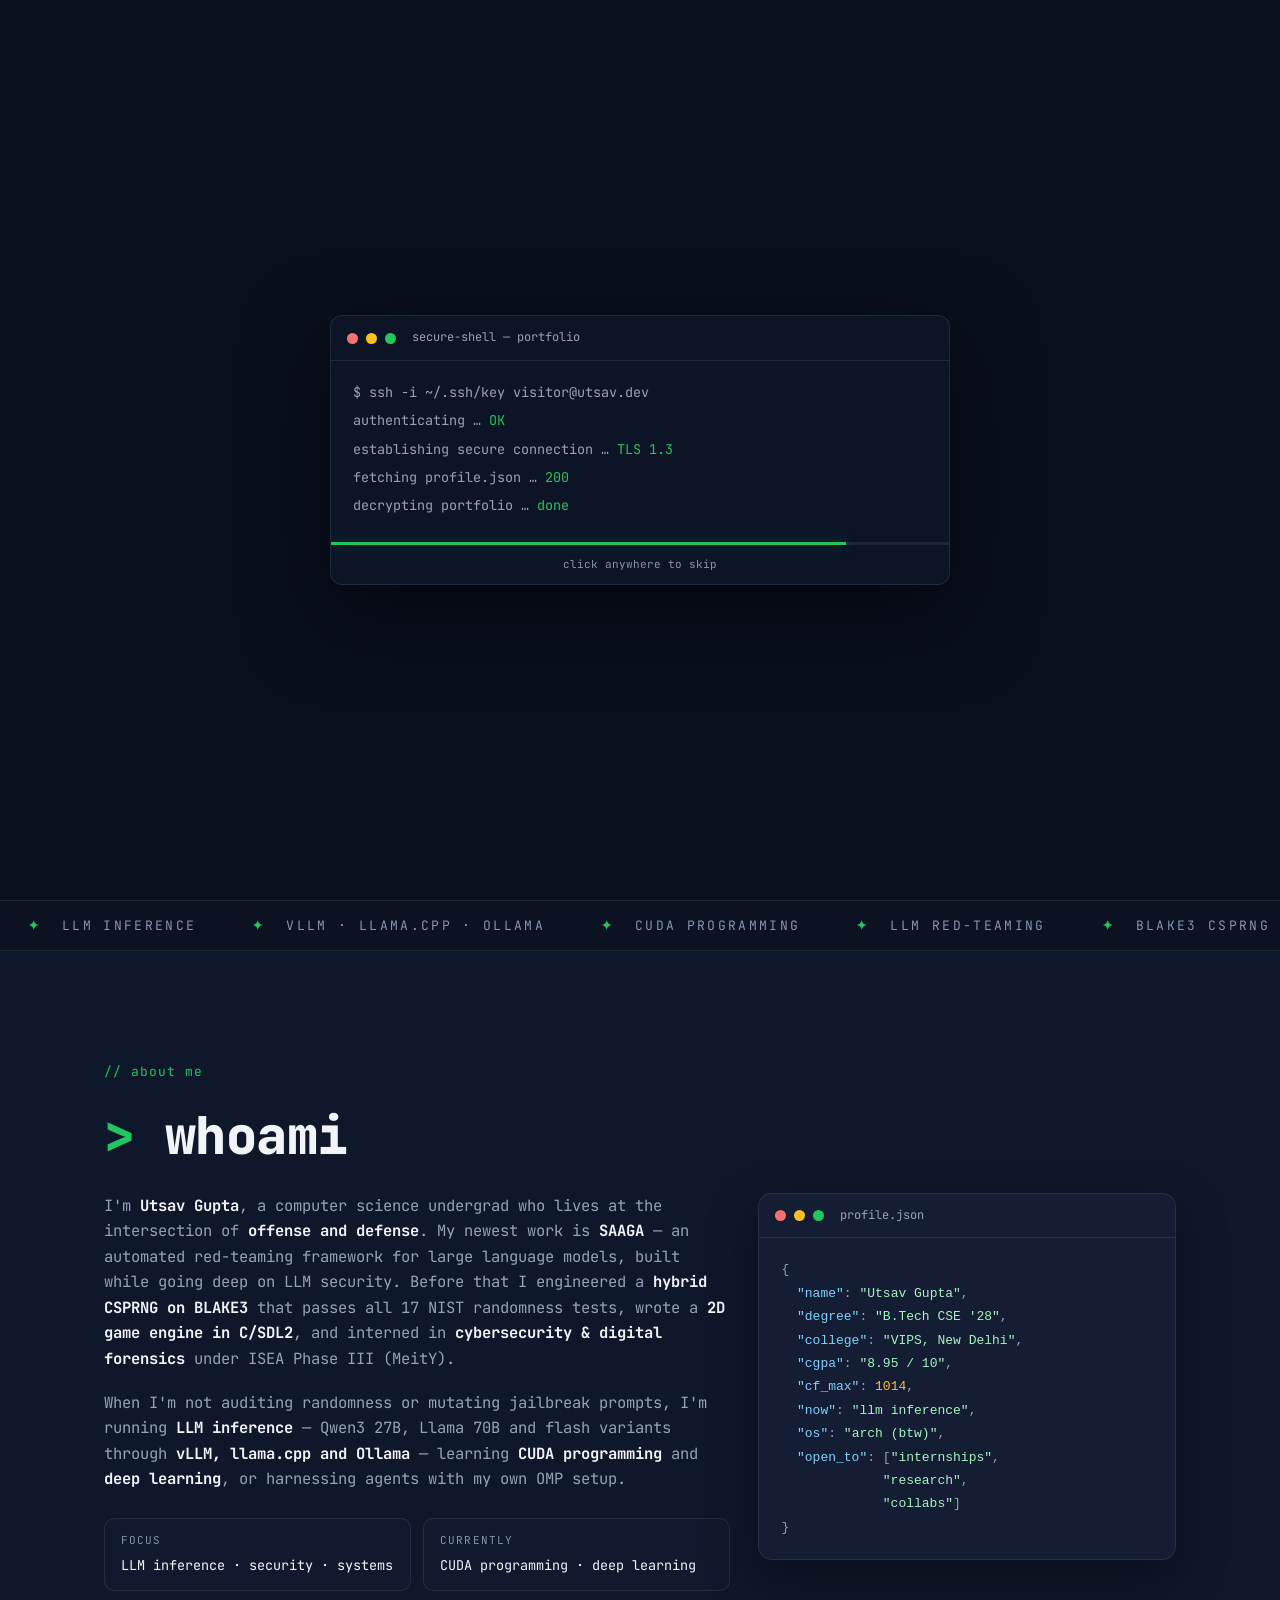
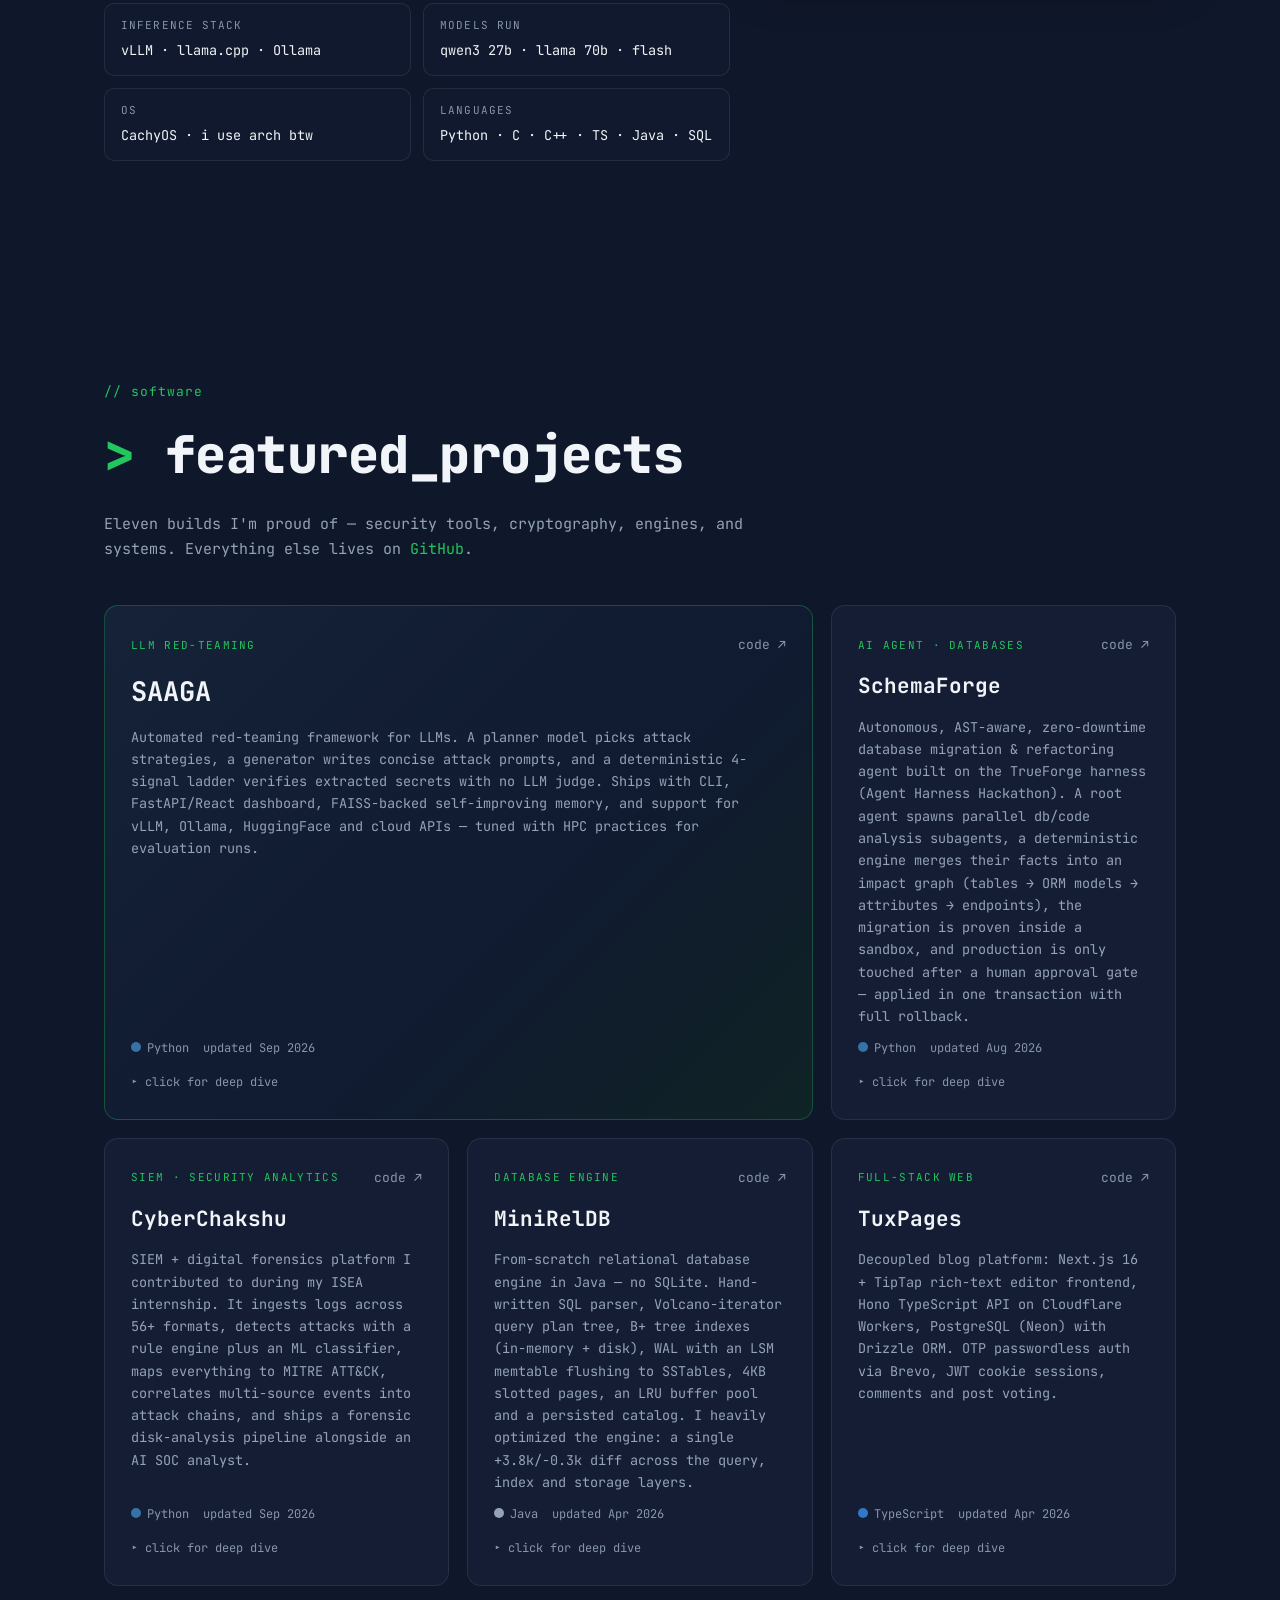
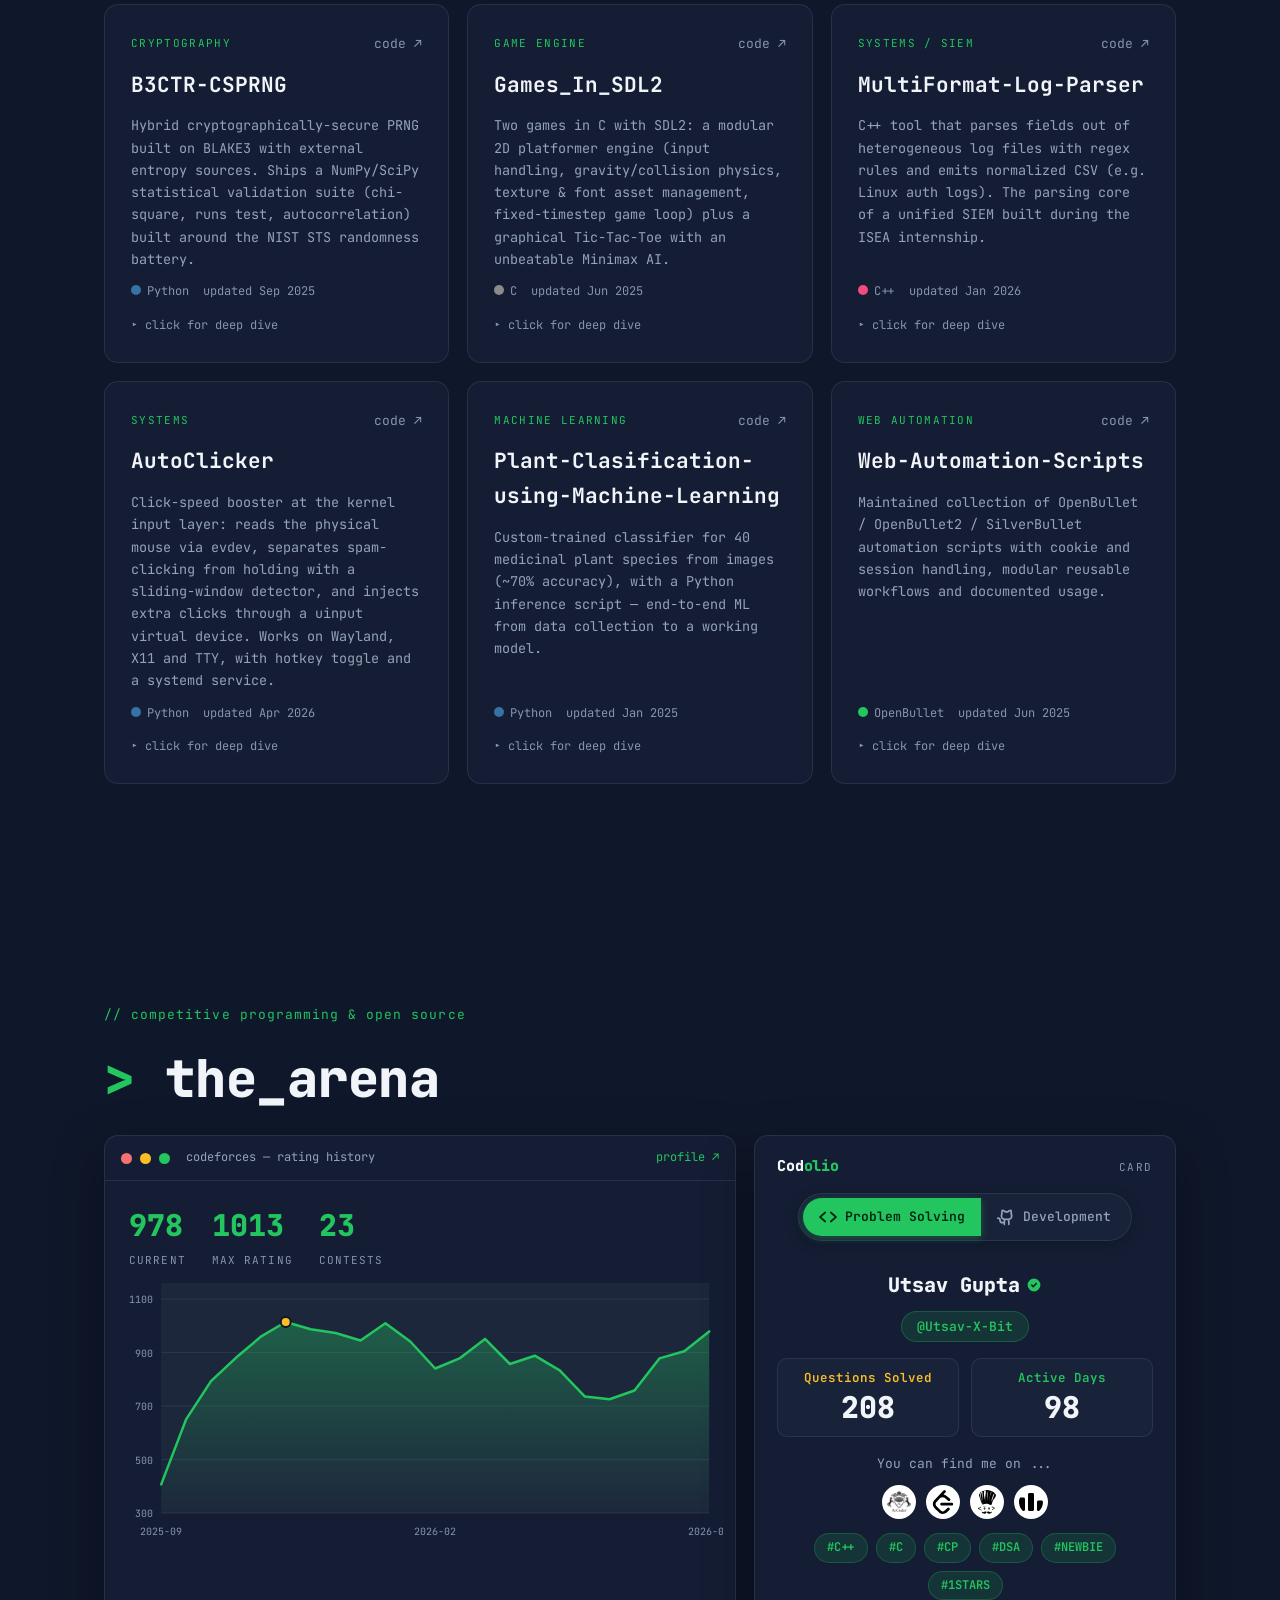
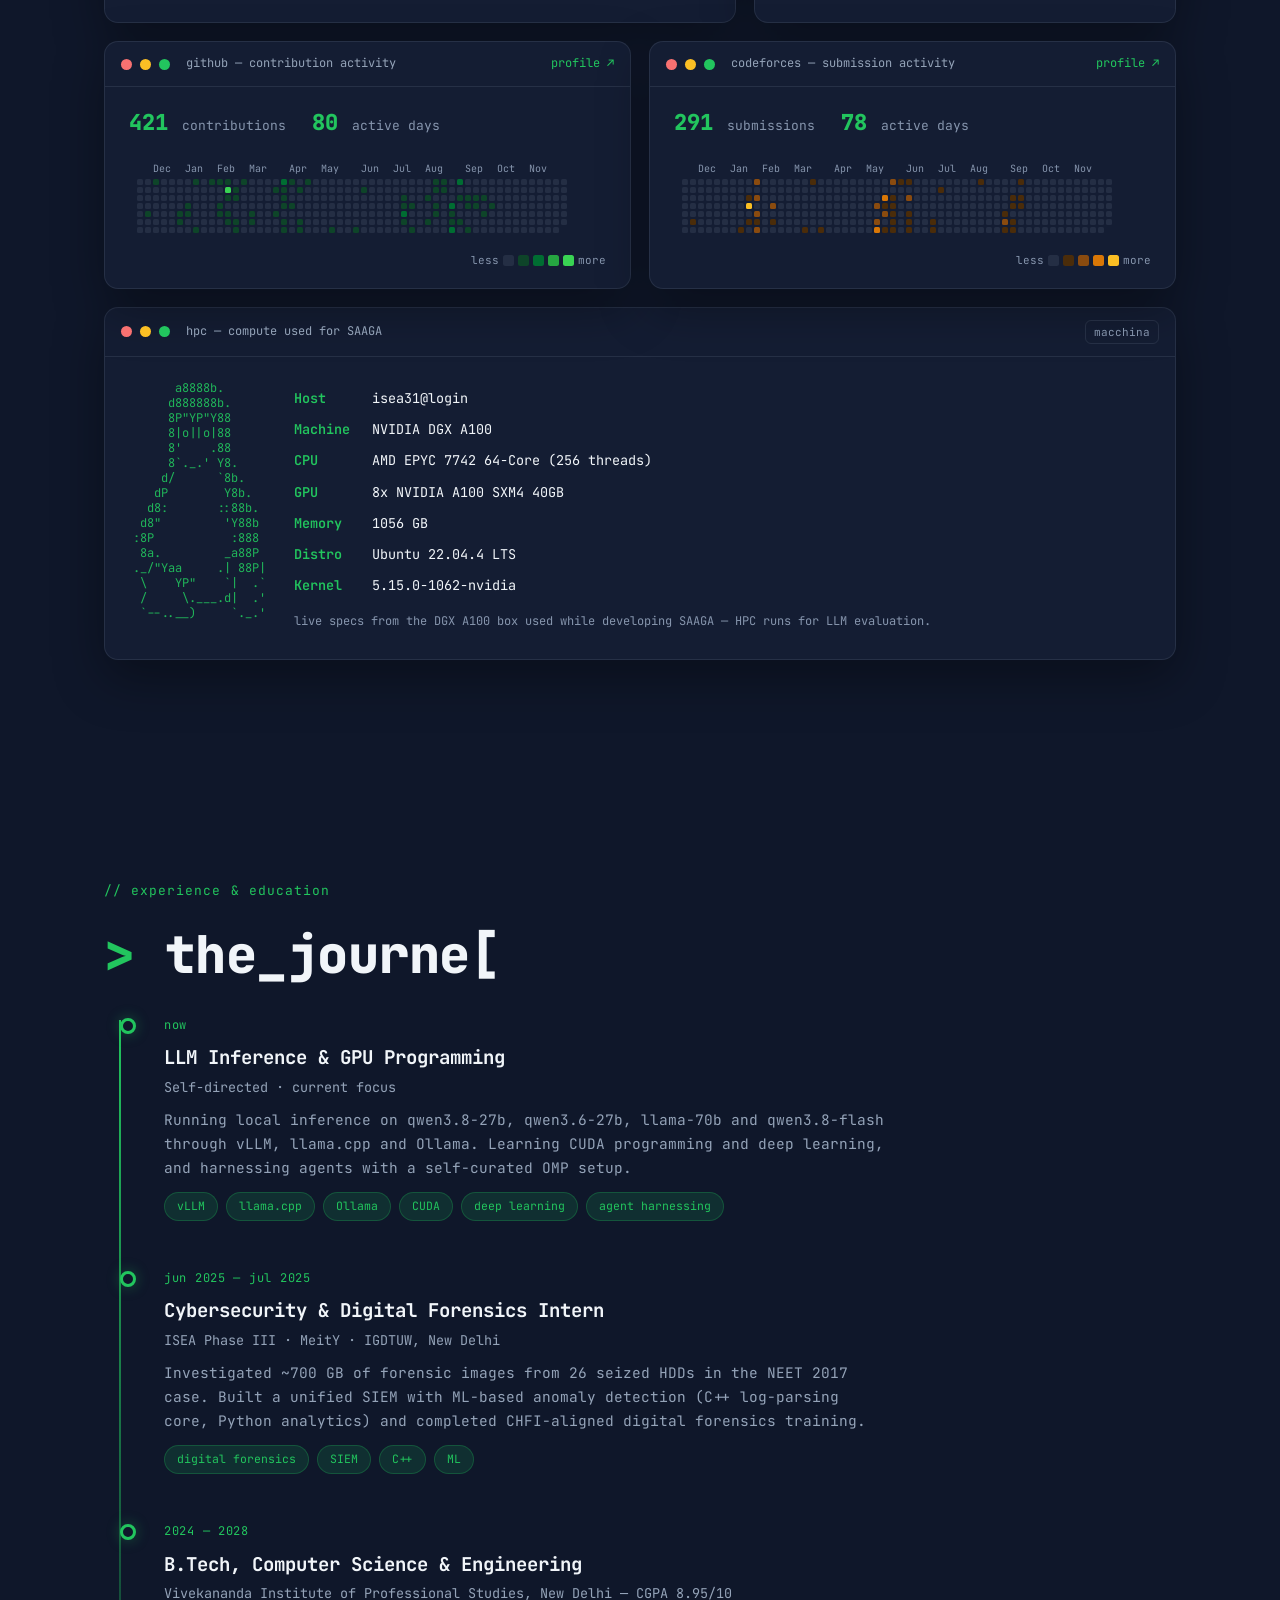
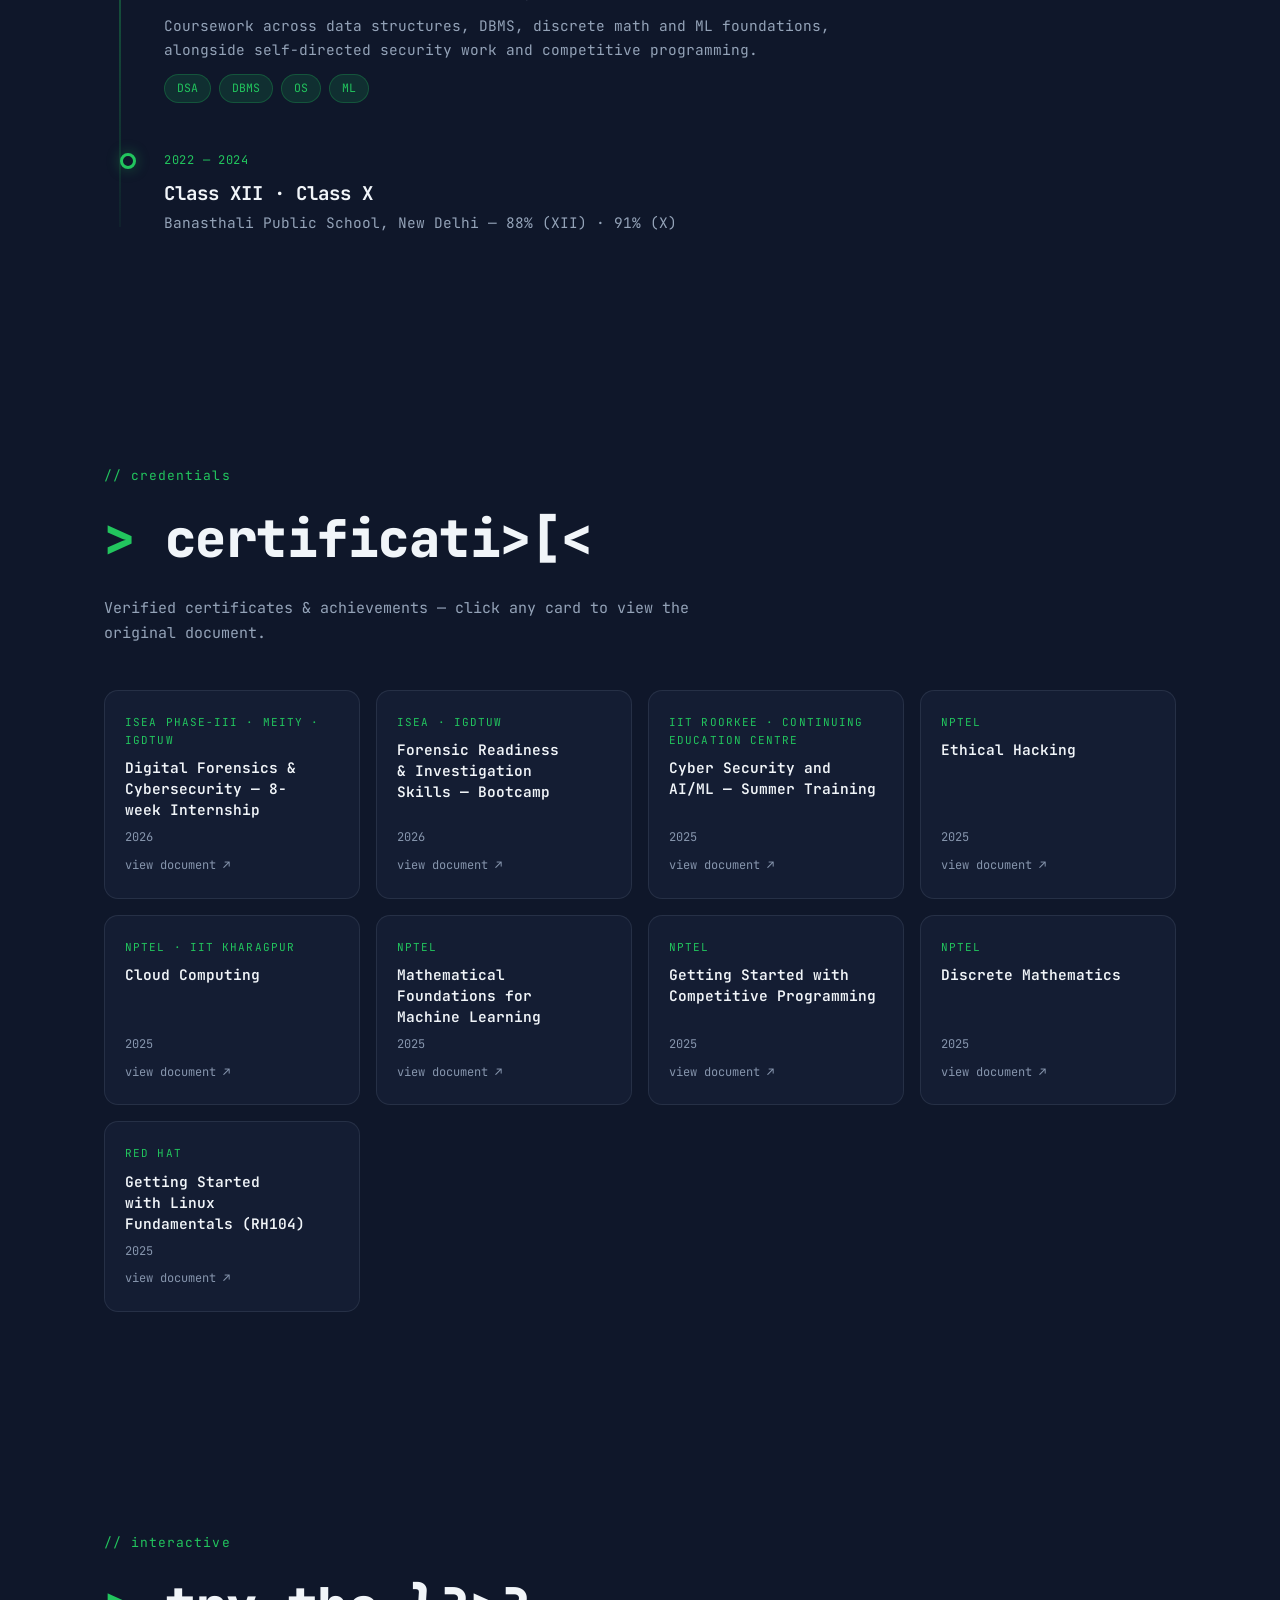
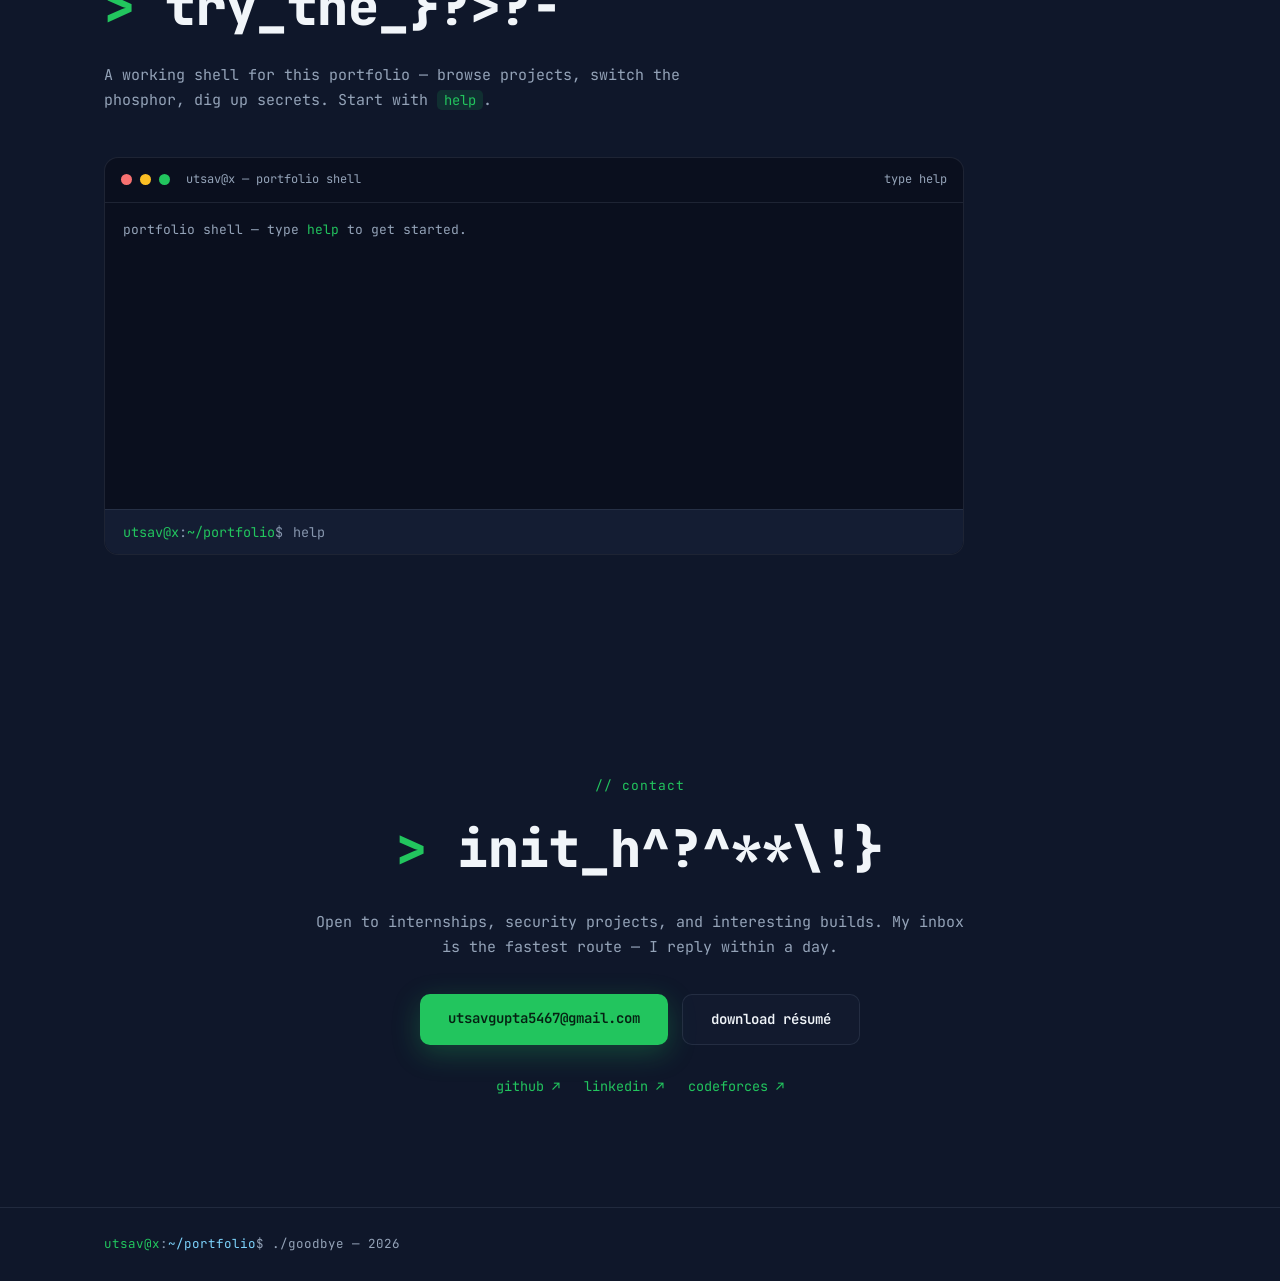
<file: index.html>
<!DOCTYPE html>
<html lang="en">
<head>
<meta charset="UTF-8">
<meta name="viewport" content="width=device-width, initial-scale=1.0">
<title>Utsav Gupta — Cybersecurity · Cryptography · Game Dev</title>
<meta name="description" content="Portfolio of Utsav Gupta: cybersecurity enthusiast, cryptography tinkerer, game developer. B.Tech CSE '28, VIPS New Delhi.">
<meta name="theme-color" content="#0F172A">
<link rel="preconnect" href="https://fonts.googleapis.com">
<link rel="preconnect" href="https://fonts.gstatic.com" crossorigin>
<link href="https://fonts.googleapis.com/css2?family=JetBrains+Mono:ital,wght@0,300;0,400;0,500;0,600;0,700;0,800;1,400&display=swap" rel="stylesheet">
<link rel="stylesheet" href="css/style.css">
<script>try{var t=localStorage.getItem("portfolio-theme");if(t==="amber"||t==="ice")document.documentElement.dataset.theme=t;}catch(e){}</script>
<link rel="icon" href="data:image/svg+xml,<svg xmlns='http://www.w3.org/2000/svg' viewBox='0 0 100 100'><rect width='100' height='100' rx='18' fill='%230F172A'/><text x='50' y='68' font-size='52' text-anchor='middle' fill='%2322C55E' font-family='monospace' font-weight='bold'>&gt;_</text></svg>">
</head>
<body>

<a class="skip-link" href="#about">skip to content</a>
<div id="progress"></div>
<div id="cursor-dot" aria-hidden="true"></div>
<div id="cursor-ring" aria-hidden="true"></div>

<!-- ══════════ BOOT LOADER ══════════ -->
<div id="loader" aria-hidden="true">
  <div class="loader-box">
    <div class="loader-head"><span class="dot r"></span><span class="dot y"></span><span class="dot g"></span><span class="loader-title">secure-shell — portfolio</span></div>
    <div id="loader-log" class="loader-log"></div>
    <div class="loader-bar"><div id="loader-fill"></div></div>
    <div class="loader-skip">click anywhere to skip</div>
  </div>
</div>

<!-- ══════════ NAV ══════════ -->
<header id="nav">
  <a class="nav-logo" href="#top" aria-label="home"><span class="prompt">utsav@x</span><span class="dim">:</span><span class="path">~/portfolio</span><span class="dim">$</span><span class="caret">▊</span></a>
  <nav class="nav-links" id="nav-links" aria-label="sections">
    <a href="#about">about</a>
    <a href="#projects">projects</a>
    <a href="#arena">arena</a>
    <a href="#journey">journey</a>
    <a href="#certs">certs</a>
    <a href="#shell">shell</a>
    <a href="#contact" class="nav-cta">contact</a>
  </nav>
  <button id="nav-toggle" aria-label="menu" aria-expanded="false"><span></span><span></span><span></span></button>
</header>

<main id="top">

  <!-- ══════════ HERO ══════════ -->
  <section class="hero">
    <canvas id="hexfield" aria-hidden="true"></canvas>
    <div id="glow" aria-hidden="true"></div>
    <div class="hero-inner">
      <div class="hero-status reveal">
        <span class="pulse"></span> system online
        <span class="sep">·</span> cf <strong>979</strong> <span class="dim">(max 1014)</span>
        <span class="sep">·</span> <strong id="proj-count">11</strong> projects
        <span class="sep">·</span> new delhi, in
        <span class="sep">·</span> <span id="clock">--:--:--</span> <span class="dim">ist</span>
      </div>
      <p class="hero-eyebrow reveal">// hello there, i am</p>
      <h1 class="hero-name" data-scramble>UTSAV GUPTA</h1>
      <p class="hero-roles reveal"><span id="typed-roles"></span><span class="caret">▊</span></p>
      <p class="hero-bio reveal">I break, build and secure software — from LLM red-teaming frameworks and a BLAKE3-based CSPRNG, to game engines in C and full-stack apps on the edge. B.Tech CSE '28 at VIPS, New Delhi.</p>
      <div class="hero-ctas reveal">
        <a href="#projects" class="btn btn-primary">./view_projects.sh</a>
        <a href="assets/resume/Utsav-Gupta-Resume.pdf" class="btn btn-ghost" download>download résumé</a>
      </div>
      <div class="hero-socials reveal">
        <a href="https://github.com/Utsav-X-bit" target="_blank" rel="noopener" aria-label="GitHub">github</a>
        <a href="https://linkedin.com/in/utsav-gupta-098874322" target="_blank" rel="noopener" aria-label="LinkedIn">linkedin</a>
        <a href="https://codeforces.com/profile/Utsav-X-bit" target="_blank" rel="noopener" aria-label="Codeforces">codeforces</a>
        <a href="mailto:utsavgupta5467@gmail.com" aria-label="Email">email</a>
      </div>
    </div>
    <a class="scroll-cue" href="#about" aria-label="scroll to about"><span></span></a>
  </section>

  <!-- ══════════ TICKER ══════════ -->
  <div class="marquee" aria-hidden="true">
    <div class="marquee-track" id="marquee-track"></div>
  </div>

  <!-- ══════════ ABOUT ══════════ -->
  <section id="about" class="section">
    <div class="wrap">
      <p class="eyebrow reveal">// about me</p>
      <h2 class="sec-title" data-scramble>whoami</h2>
      <div class="about-grid">
        <div class="about-main reveal">
          <p>I'm <strong>Utsav Gupta</strong>, a computer science undergrad who lives at the intersection of <strong>offense and defense</strong>. My newest work is <strong>SAAGA</strong> — an automated red-teaming framework for large language models, built while going deep on LLM security. Before that I engineered a <strong>hybrid CSPRNG on BLAKE3</strong> that passes all 17 NIST randomness tests, wrote a <strong>2D game engine in C/SDL2</strong>, and interned in <strong>cybersecurity &amp; digital forensics</strong> under ISEA Phase III (MeitY).</p>
          <p>When I'm not auditing randomness or mutating jailbreak prompts, I'm running <strong>LLM inference</strong> — Qwen3 27B, Llama 70B and flash variants through <strong>vLLM, llama.cpp and Ollama</strong> — learning <strong>CUDA programming</strong> and <strong>deep learning</strong>, or harnessing agents with my own OMP setup.</p>
          <div class="fact-row">
            <div class="fact"><span class="fact-k">focus</span><span class="fact-v">LLM inference · security · systems</span></div>
            <div class="fact"><span class="fact-k">currently</span><span class="fact-v">CUDA programming · deep learning</span></div>
            <div class="fact"><span class="fact-k">inference stack</span><span class="fact-v">vLLM · llama.cpp · Ollama</span></div>
            <div class="fact"><span class="fact-k">models run</span><span class="fact-v">qwen3 27b · llama 70b · flash</span></div>
            <div class="fact"><span class="fact-k">os</span><span class="fact-v">CachyOS · i use arch btw</span></div>
            <div class="fact"><span class="fact-k">languages</span><span class="fact-v">Python · C · C++ · TS · Java · SQL</span></div>
          </div>
        </div>
        <aside class="about-card reveal">
          <div class="card-term"><span class="dot r"></span><span class="dot y"></span><span class="dot g"></span><span class="card-title">profile.json</span></div>
          <pre class="json">{<br>  <span class="jk">"name"</span>: <span class="js">"Utsav Gupta"</span>,<br>  <span class="jk">"degree"</span>: <span class="js">"B.Tech CSE '28"</span>,<br>  <span class="jk">"college"</span>: <span class="js">"VIPS, New Delhi"</span>,<br>  <span class="jk">"cgpa"</span>: <span class="js">"8.95 / 10"</span>,<br>  <span class="jk">"cf_max"</span>: <span class="jn">1014</span>,<br>  <span class="jk">"now"</span>: <span class="js">"llm inference"</span>,<br>  <span class="jk">"os"</span>: <span class="js">"arch (btw)"</span>,<br>  <span class="jk">"open_to"</span>: [<span class="js">"internships"</span>,<br>             <span class="js">"research"</span>,<br>             <span class="js">"collabs"</span>]<br>}</pre>
        </aside>
      </div>
    </div>
  </section>

  <!-- ══════════ PROJECTS ══════════ -->
  <section id="projects" class="section">
    <div class="wrap">
      <p class="eyebrow reveal">// software</p>
      <h2 class="sec-title" data-scramble>featured_projects</h2>
      <p class="sec-sub reveal">Eleven builds I'm proud of — security tools, cryptography, engines, and systems. Everything else lives on <a href="https://github.com/Utsav-X-bit?tab=repositories" target="_blank" rel="noopener">GitHub</a>.</p>
      <div class="bento" id="project-grid"><!-- rendered by js --></div>
    </div>
  </section>

  <!-- ══════════ ARENA (CP + GitHub) ══════════ -->
  <section id="arena" class="section">
    <div class="wrap">
      <p class="eyebrow reveal">// competitive programming &amp; open source</p>
      <h2 class="sec-title" data-scramble>the_arena</h2>
      <div class="arena-grid">
        <div class="arena-card cf-card reveal">
          <div class="card-term"><span class="dot r"></span><span class="dot y"></span><span class="dot g"></span><span class="card-title">codeforces — rating history</span><a class="card-link" href="https://codeforces.com/profile/Utsav-X-bit" target="_blank" rel="noopener">profile ↗</a></div>
          <div class="cf-stats">
            <div class="cf-stat"><span class="cf-num" id="cf-cur">–</span><span class="cf-lbl">current</span></div>
            <div class="cf-stat"><span class="cf-num" id="cf-max">–</span><span class="cf-lbl">max rating</span></div>
            <div class="cf-stat"><span class="cf-num" id="cf-n">–</span><span class="cf-lbl">contests</span></div>
          </div>
          <div class="chart-wrap">
            <svg id="cf-chart" role="img" aria-label="Codeforces rating history chart"></svg>
            <div id="cf-tip" class="cf-tip" hidden></div>
          </div>
        </div>
        <div class="arena-card codcard reveal">
          <div class="codcard-top"><a class="codcard-brand" href="https://codolio.com/profile/Utsav-X-bit/card" target="_blank" rel="noopener">Cod<span>olio</span></a><span class="codcard-kind">CARD</span></div>
          <div class="codcard-tabs" id="cod-tabs" role="tablist" aria-label="card side">
            <button type="button" class="cdtab active" data-tab="ps" role="tab" aria-selected="true"><svg viewBox="0 0 256 256" fill="currentColor" aria-hidden="true"><path d="M96,73,34.06,128,96,183A12,12,0,1,1,80,201L8,137A12,12,0,0,1,8,119L80,55A12,12,0,0,1,96,73ZM248,119,176,55A12,12,0,1,0,160,73l61.91,55L160,183A12,12,0,1,0,176,201l72-64A12,12,0,0,0,248,119Z"/></svg>Problem Solving</button>
            <button type="button" class="cdtab" data-tab="dev" role="tab" aria-selected="false"><svg viewBox="0 0 256 256" fill="currentColor" aria-hidden="true"><path d="M212.62,75.17A63.7,63.7,0,0,0,206.39,26,12,12,0,0,0,196,20a63.71,63.71,0,0,0-50,24H126A63.71,63.71,0,0,0,76,20a12,12,0,0,0-10.39,6,63.7,63.7,0,0,0-6.23,49.17A61.5,61.5,0,0,0,52,104v8a60.1,60.1,0,0,0,45.76,58.28A43.66,43.66,0,0,0,92,192v4H76a20,20,0,0,1-20-20,44.05,44.05,0,0,0-44-44,12,12,0,0,0,0,24,20,20,0,0,1,20,20,44.05,44.05,0,0,0,44,44H92v12a12,12,0,0,0,24,0V192a20,20,0,0,1,40,0v40a12,12,0,0,0,24,0V192a43.66,43.66,0,0,0-5.76-21.72A60.1,60.1,0,0,0,220,112v-8A61.5,61.5,0,0,0,212.62,75.17ZM196,112a36,36,0,0,1-36,36H112a36,36,0,0,1-36-36v-8a37.87,37.87,0,0,1,6.13-20.12,11.65,11.65,0,0,0,1.58-11.49,39.9,39.9,0,0,1-.4-27.72,39.87,39.87,0,0,1,26.41,17.8A12,12,0,0,0,119.82,68h32.35a12,12,0,0,0,10.11-5.53,39.84,39.84,0,0,1,26.41-17.8,39.9,39.9,0,0,1-.4,27.72,12,12,0,0,0,1.61,11.53A37.85,37.85,0,0,1,196,104Z"/></svg>Development</button>
          </div>
          <div class="codcard-flip">
            <div class="codcard-flipper" id="cod-flipper">
              <div class="codcard-face">
                <div class="codcard-avwrap cod-avslot" id="cod-av"></div>
                <div class="codcard-name"><span class="cod-nm" id="cod-name">Utsav Gupta</span><svg class="codcard-check" viewBox="0 0 20 20" fill="currentColor" aria-label="verified"><path fill-rule="evenodd" d="M10 18a8 8 0 100-16 8 8 0 000 16zm3.7-9.3a1 1 0 00-1.4-1.4L9 10.6 7.7 9.3a1 1 0 00-1.4 1.4l2 2a1 1 0 001.4 0l4-4z" clip-rule="evenodd"/></svg></div>
                <div class="codcard-handle cod-hd" id="cod-handle">@Utsav-X-Bit</div>
                <div class="codcard-stats">
                  <div class="codcard-stat sq"><span class="cs-lbl">Questions Solved</span><span class="cs-num" id="cod-total">–</span></div>
                  <div class="codcard-stat sa"><span class="cs-lbl">Active Days</span><span class="cs-num" id="cod-days">–</span></div>
                </div>
                <div class="codcard-find">You can find me on ...</div>
                <div class="codcard-icons" id="cod-icons"></div>
                <div class="codcard-chips" id="cod-chips"></div>
              </div>
              <div class="codcard-face back" inert>
                <div class="codcard-avwrap cod-avslot"></div>
                <div class="codcard-name"><span class="cod-nm">Utsav Gupta</span><svg class="codcard-check" viewBox="0 0 20 20" fill="currentColor" aria-label="verified"><path fill-rule="evenodd" d="M10 18a8 8 0 100-16 8 8 0 000 16zm3.7-9.3a1 1 0 00-1.4-1.4L9 10.6 7.7 9.3a1 1 0 00-1.4 1.4l2 2a1 1 0 001.4 0l4-4z" clip-rule="evenodd"/></svg></div>
                <div class="codcard-handle cod-hd">@Utsav-X-Bit</div>
                <div class="codcard-stats s3">
                  <div class="codcard-stat sq"><span class="cs-lbl">Contributions</span><span class="cs-num" id="dev-contrib">–</span></div>
                  <div class="codcard-stat sa"><span class="cs-lbl">Active Days</span><span class="cs-num" id="dev-days">–</span></div>
                  <div class="codcard-stat sq"><span class="cs-lbl">Public Repos</span><span class="cs-num" id="dev-repos">–</span></div>
                </div>
                <div class="codcard-find">You can find me on ...</div>
                <div class="codcard-icons"><a class="ghbadge" href="https://github.com/Utsav-X-bit" target="_blank" rel="noopener" aria-label="GitHub profile"><svg viewBox="0 0 16 16" fill="currentColor" aria-hidden="true"><path fill-rule="evenodd" d="M8 0C3.58 0 0 3.58 0 8c0 3.54 2.29 6.53 5.47 7.59.4.07.55-.17.55-.38 0-.19-.01-.82-.01-1.49-2.01.37-2.53-.49-2.69-.94-.09-.23-.48-.94-.82-1.13-.28-.15-.68-.52-.01-.53.63-.01 1.08.58 1.23.82.72 1.21 1.87.87 2.33.66.07-.52.28-.87.51-1.07-1.78-.2-3.64-.89-3.64-3.95 0-.87.31-1.59.82-2.15-.08-.2-.36-1.02.08-2.12 0 0 .67-.21 2.2.82.64-.18 1.32-.27 2-.27s1.36.09 2 .27c1.53-1.04 2.2-.82 2.2-.82.44 1.1.16 1.92.08 2.12.51.56.82 1.27.82 2.15 0 3.07-1.87 3.75-3.65 3.95.29.25.54.73.54 1.48 0 1.07-.01 1.93-.01 2.2 0 .21.15.46.55.38A8.013 8.013 0 0016 8c0-4.42-3.58-8-8-8z"/></svg></a></div>
                <div class="codcard-chips" id="dev-chips"></div>
              </div>
            </div>
          </div>
        </div>
      </div>
      <div class="arena-grid arena-grid-2">
        <div class="arena-card heat-card reveal">
          <div class="card-term"><span class="dot r"></span><span class="dot y"></span><span class="dot g"></span><span class="card-title">github — contribution activity</span><a class="card-link" href="https://github.com/Utsav-X-bit" target="_blank" rel="noopener">profile ↗</a></div>
          <div class="heat-stats"><span><strong id="gh-total">–</strong> contributions</span><span><strong id="gh-days">–</strong> active days</span></div>
          <div class="heatmap-scroll"><div class="heatmap" id="gh-heatmap" role="img" aria-label="GitHub contribution activity heatmap, last 12 months"></div></div>
          <div class="heat-legend"><span>less</span><span class="hl hl0"></span><span class="hl hl1"></span><span class="hl hl2"></span><span class="hl hl3"></span><span class="hl hl4"></span><span>more</span></div>
        </div>
        <div class="arena-card heat-card reveal">
          <div class="card-term"><span class="dot r"></span><span class="dot y"></span><span class="dot g"></span><span class="card-title">codeforces — submission activity</span><a class="card-link" href="https://codeforces.com/profile/Utsav-X-bit" target="_blank" rel="noopener">profile ↗</a></div>
          <div class="heat-stats"><span><strong id="cf-total">–</strong> submissions</span><span><strong id="cf-days">–</strong> active days</span></div>
          <div class="heatmap-scroll"><div class="heatmap" id="cf-heatmap" role="img" aria-label="Codeforces submission activity heatmap, last 12 months"></div></div>
          <div class="heat-legend cf-leg"><span>less</span><span class="hl c0"></span><span class="hl c1"></span><span class="hl c2"></span><span class="hl c3"></span><span class="hl c4"></span><span>more</span></div>
        </div>
      </div>
      <div class="arena-card hpc-card reveal">
        <div class="card-term"><span class="dot r"></span><span class="dot y"></span><span class="dot g"></span><span class="card-title">hpc — compute used for SAAGA</span><span class="card-tag">macchina</span></div>
        <div class="hpc-body">
          <div class="hpc-ascii" aria-hidden="true">      a8888b.
     d888888b.
     8P"YP"Y88
     8|o||o|88
     8'    .88
     8`._.' Y8.
    d/      `8b.
   dP        Y8b.
  d8:       ::88b.
 d8"         'Y88b
:8P           :888
 8a.         _a88P
._/"Yaa     .| 88P|
 \    YP"    `|  .`
 /     \.___.d|  .'
 `--..__)     `._.'</div>
          <div class="hpc-specs" id="hpc-specs"></div>
        </div>
      </div>
    </div>
  </section>

  <!-- ══════════ JOURNEY ══════════ -->
  <section id="journey" class="section">
    <div class="wrap">
      <p class="eyebrow reveal">// experience &amp; education</p>
      <h2 class="sec-title" data-scramble>the_journey</h2>
      <div class="timeline">
        <div class="tl-item reveal">
          <div class="tl-dot"></div>
          <div class="tl-body">
            <span class="tl-date">now</span>
            <h3>LLM Inference &amp; GPU Programming</h3>
            <p class="tl-org">Self-directed · current focus</p>
            <p>Running local inference on qwen3.8-27b, qwen3.6-27b, llama-70b and qwen3.8-flash through vLLM, llama.cpp and Ollama. Learning CUDA programming and deep learning, and harnessing agents with a self-curated OMP setup.</p>
            <div class="tl-tags"><span>vLLM</span><span>llama.cpp</span><span>Ollama</span><span>CUDA</span><span>deep learning</span><span>agent harnessing</span></div>
          </div>
        </div>
        <div class="tl-item reveal">
          <div class="tl-dot"></div>
          <div class="tl-body">
            <span class="tl-date">jun 2025 — jul 2025</span>
            <h3>Cybersecurity &amp; Digital Forensics Intern</h3>
            <p class="tl-org">ISEA Phase III · MeitY · IGDTUW, New Delhi</p>
            <p>Investigated ~700 GB of forensic images from 26 seized HDDs in the NEET 2017 case. Built a unified SIEM with ML-based anomaly detection (C++ log-parsing core, Python analytics) and completed CHFI-aligned digital forensics training.</p>
            <div class="tl-tags"><span>digital forensics</span><span>SIEM</span><span>C++</span><span>ML</span></div>
          </div>
        </div>
        <div class="tl-item reveal">
          <div class="tl-dot"></div>
          <div class="tl-body">
            <span class="tl-date">2024 — 2028</span>
            <h3>B.Tech, Computer Science &amp; Engineering</h3>
            <p class="tl-org">Vivekananda Institute of Professional Studies, New Delhi — CGPA 8.95/10</p>
            <p>Coursework across data structures, DBMS, discrete math and ML foundations, alongside self-directed security work and competitive programming.</p>
            <div class="tl-tags"><span>DSA</span><span>DBMS</span><span>OS</span><span>ML</span></div>
          </div>
        </div>
        <div class="tl-item reveal">
          <div class="tl-dot"></div>
          <div class="tl-body">
            <span class="tl-date">2022 — 2024</span>
            <h3>Class XII · Class X</h3>
            <p class="tl-org">Banasthali Public School, New Delhi — 88% (XII) · 91% (X)</p>
          </div>
        </div>
      </div>
    </div>
  </section>

  <!-- ══════════ CERTS ══════════ -->
  <section id="certs" class="section">
    <div class="wrap">
      <p class="eyebrow reveal">// credentials</p>
      <h2 class="sec-title" data-scramble>certifications</h2>
      <p class="sec-sub reveal">Verified certificates &amp; achievements — click any card to view the original document.</p>
      <div class="cert-grid" id="cert-grid"><!-- rendered by js --></div>
    </div>
  </section>

  <!-- ══════════ INTERACTIVE SHELL ══════════ -->
  <section id="shell" class="section">
    <div class="wrap">
      <p class="eyebrow reveal">// interactive</p>
      <h2 class="sec-title" data-scramble>try_the_shell</h2>
      <p class="sec-sub reveal">A working shell for this portfolio — browse projects, switch the phosphor, dig up secrets. Start with <code>help</code>.</p>
      <div class="cli reveal">
        <div class="card-term"><span class="dot r"></span><span class="dot y"></span><span class="dot g"></span><span class="card-title">utsav@x — portfolio shell</span><span class="card-link">type help</span></div>
        <div class="cli-out" id="cli-out" role="log" aria-live="polite" aria-label="shell output"></div>
        <form class="cli-form" id="cli-form" autocomplete="off">
          <span class="cli-prompt" aria-hidden="true"><span class="prompt">utsav@x</span><span class="dim">:</span><span class="path">~/portfolio</span><span class="dim">$</span></span>
          <input id="cli-in" type="text" aria-label="shell command input" placeholder="help" spellcheck="false" autocapitalize="off">
        </form>
      </div>
    </div>
  </section>

  <!-- ══════════ CONTACT ══════════ -->
  <section id="contact" class="section">
    <div class="wrap contact-wrap">
      <p class="eyebrow reveal">// contact</p>
      <h2 class="sec-title" data-scramble>init_handshake</h2>
      <p class="contact-lede reveal">Open to internships, security projects, and interesting builds. My inbox is the fastest route — I reply within a day.</p>
      <div class="contact-ctas reveal">
        <a class="btn btn-primary" href="mailto:utsavgupta5467@gmail.com">utsavgupta5467@gmail.com</a>
        <a class="btn btn-ghost" href="assets/resume/Utsav-Gupta-Resume.pdf" download>download résumé</a>
      </div>
      <div class="contact-links reveal">
        <a href="https://github.com/Utsav-X-bit" target="_blank" rel="noopener">github ↗</a>
        <a href="https://linkedin.com/in/utsav-gupta-098874322" target="_blank" rel="noopener">linkedin ↗</a>
        <a href="https://codeforces.com/profile/Utsav-X-bit" target="_blank" rel="noopener">codeforces ↗</a>
      </div>
    </div>
  </section>

</main>

<footer>
  <div class="wrap foot-inner">
    <span><span class="prompt">utsav@x</span><span class="dim">:</span><span class="path">~/portfolio</span>$ ./goodbye — <span id="year"></span></span>
  </div>
</footer>

<!-- ══════════ PROJECT DEEP-DIVE ══════════ -->
<div id="proj-modal" class="pmodal" hidden role="dialog" aria-modal="true" aria-labelledby="pm-title">
  <div class="pmodal-backdrop" id="pm-backdrop"></div>
  <div class="pmodal-box" role="document">
    <button class="pmodal-x" id="pm-close" aria-label="close project details">✕</button>
    <div class="pmodal-head">
      <span class="proj-tag" id="pm-tag"></span>
      <h2 id="pm-title"></h2>
      <p id="pm-desc"></p>
      <div class="pmodal-links"><a id="pm-code" href="#" target="_blank" rel="noopener">view code ↗</a></div>
    </div>
    <div class="pm-stats" id="pm-stats"></div>
    <h3 class="pm-h">./under_the_hood</h3>
    <div class="pm-arch" id="pm-arch"></div>
    <h3 class="pm-h">./key_features</h3>
    <ul class="pm-feats" id="pm-feats"></ul>
    <h3 class="pm-h">./stack</h3>
    <div class="pm-stack" id="pm-stack"></div>
  </div>
</div>

<!-- ══════════ ACCESS GRANTED (konami) ══════════ -->
<div id="granted" aria-hidden="true">
  <div class="granted-box">
    <h2>[ok] ACCESS GRANTED</h2>
    <p>konami sequence verified · welcome back, operator</p>
    <div id="granted-log"></div>
  </div>
</div>

<!-- ══════════ BREACH MODE ══════════ -->
<div id="breach" aria-hidden="true">
  <div class="breach-box">
    <h2>[!] INTRUSION DETECTED</h2>
    <p>unauthorized access attempt logged · tracing source…</p>
    <div id="breach-log"></div>
  </div>
</div>

<script src="js/data.js"></script>
<script src="js/resume-a.js"></script>
<script src="js/resume-b.js"></script>
<script src="js/resume-c.js"></script>
<script src="js/main.js"></script>
</body>
</html>
</file>
<file: css/style.css>
/* ═══════════ UTSAV.GUPTA — design system ═══════════
   "decrypted terminal" · code-dark + run-green · JetBrains Mono */

:root {
  --bg: #0F172A;
  --bg-deep: #0A0F1E;
  --panel: #141D33;
  --panel-2: #182238;
  --accent: #22C55E;
  --accent-dim: rgba(34, 197, 94, .14);
  --accent-glow: rgba(34, 197, 94, .35);
  --on-accent: #06230f;
  --text: #F1F5F9;
  --muted: #94A3B8;
  --dim: #8695AD;
  --border: rgba(148, 163, 184, .14);
  --radius: 14px;
  --mono: "JetBrains Mono", ui-monospace, SFMono-Regular, Menlo, Consolas, monospace;
}

/* phosphor themes (switched from the shell: `theme <name>`) */
html[data-theme="amber"] { --accent: #FFB000; --accent-dim: rgba(255,176,0,.14); --accent-glow: rgba(255,176,0,.35); --on-accent: #2A1900; }
html[data-theme="ice"]   { --accent: #7DD3FC; --accent-dim: rgba(125,211,252,.14); --accent-glow: rgba(125,211,252,.35); --on-accent: #062534; }

* { margin: 0; padding: 0; box-sizing: border-box; }
html { scroll-behavior: smooth; }
body {
  background: var(--bg);
  color: var(--text);
  font-family: var(--mono);
  font-size: 15px;
  line-height: 1.65;
  overflow-x: hidden;
  -webkit-font-smoothing: antialiased;
}
::selection { background: var(--accent); color: var(--on-accent); }
a { color: var(--accent); text-decoration: none; }
a:hover { text-decoration: underline; text-underline-offset: 3px; }
strong { color: var(--text); font-weight: 700; }

/* subtle grid texture over everything */
body::before {
  content: ""; position: fixed; inset: 0; z-index: 0; pointer-events: none;
  background-image: linear-gradient(rgba(148,163,184,.045) 1px, transparent 1px),
                    linear-gradient(90deg, rgba(148,163,184,.045) 1px, transparent 1px);
  background-size: 44px 44px;
  mask-image: radial-gradient(ellipse 90% 70% at 50% 0%, black 30%, transparent 100%);
}

.wrap { max-width: 1120px; margin: 0 auto; padding: 0 24px; position: relative; z-index: 1; }
.section { padding: 110px 0; position: relative; scroll-margin-top: 40px; }
h1, h2, h3 { text-wrap: balance; }

/* skip link */
.skip-link { position: fixed; top: -60px; left: 16px; z-index: 500; background: var(--accent); color: #052012;
  padding: 10px 18px; border-radius: 8px; font-weight: 700; font-size: 13px; transition: top .2s; }
.skip-link:focus-visible { top: 12px; }

/* visible focus */
a:focus-visible, button:focus-visible { outline: 2px solid var(--accent); outline-offset: 3px; border-radius: 4px; }

/* tabular numbers for stats */
.cf-num, .cs-num { font-variant-numeric: tabular-nums; }

/* ── eyebrows & titles ── */
.eyebrow { color: var(--accent); font-size: 13px; letter-spacing: .08em; margin-bottom: 10px; }
.sec-title {
  font-size: clamp(30px, 4.6vw, 52px); font-weight: 800; letter-spacing: -0.01em;
  margin-bottom: 14px; color: var(--text);
}
.sec-title::before { content: "> "; color: var(--accent); }
.sec-sub { color: var(--muted); max-width: 640px; margin-bottom: 44px; }

/* ── reveal on scroll ── */
.reveal { opacity: 0; transform: translateY(26px); transition: opacity .7s ease, transform .7s cubic-bezier(.2,.7,.2,1); }
.reveal.in { opacity: 1; transform: none; }

/* ══════════ LOADER ══════════ */
#loader {
  position: fixed; inset: 0; z-index: 200; background: var(--bg-deep);
  display: flex; align-items: center; justify-content: center; cursor: pointer;
  transition: opacity .45s ease, visibility .45s;
}
#loader.done { opacity: 0; visibility: hidden; }
.loader-box {
  width: min(620px, 92vw); background: #0d1426; border: 1px solid var(--border);
  border-radius: 12px; overflow: hidden; box-shadow: 0 30px 80px rgba(0,0,0,.55);
}
.loader-head {
  display: flex; align-items: center; gap: 8px; padding: 12px 16px;
  border-bottom: 1px solid var(--border); font-size: 12px; color: var(--muted);
}
.dot { width: 11px; height: 11px; border-radius: 50%; display: inline-block; }
.dot.r { background: #f87171; } .dot.y { background: #fbbf24; } .dot.g { background: var(--accent); }
.loader-title { margin-left: 8px; }
.loader-log { padding: 20px 22px; min-height: 168px; font-size: 13.5px; color: var(--muted); }
.loader-log .ok { color: var(--accent); }
.loader-log .line { margin-bottom: 6px; }
.loader-log .cursor { display: inline-block; width: 8px; height: 15px; background: var(--accent); vertical-align: -2px; animation: blink 1s steps(1) infinite; }
.loader-bar { height: 3px; background: rgba(148,163,184,.12); }
#loader-fill { height: 100%; width: 0; background: var(--accent); box-shadow: 0 0 12px var(--accent-glow); transition: width .25s ease; }
.loader-skip { text-align: center; padding: 10px; font-size: 11px; color: var(--dim); }
@keyframes blink { 50% { opacity: 0; } }

/* ══════════ NAV ══════════ */
#nav {
  position: fixed; top: 0; left: 0; right: 0; z-index: 100;
  display: flex; align-items: center; justify-content: space-between;
  padding: 14px 28px;
  background: rgba(10, 15, 30, .72); backdrop-filter: blur(14px); -webkit-backdrop-filter: blur(14px);
  border-bottom: 1px solid var(--border);
}
.nav-logo { font-size: 13.5px; font-weight: 600; color: var(--text); white-space: nowrap; }
.nav-logo:hover { text-decoration: none; }
.prompt { color: var(--accent); } .path { color: #7dd3fc; } .dim { color: var(--dim); }
.caret { color: var(--accent); animation: blink 1.2s steps(1) infinite; font-size: 12px; }
.nav-links { display: flex; gap: 26px; align-items: center; }
.nav-links a { color: var(--muted); font-size: 13.5px; }
.nav-links a:hover { color: var(--accent); text-decoration: none; }
.nav-links a::before { content: "./"; color: var(--dim); font-size: 11px; }
.nav-cta {
  border: 1px solid var(--accent); border-radius: 8px; padding: 7px 16px !important;
  color: var(--accent) !important;
}
.nav-cta::before { content: "" !important; }
.nav-cta:hover { background: var(--accent-dim); }
#nav-toggle { display: none; background: none; border: 0; cursor: pointer; padding: 8px; }
#nav-toggle span { display: block; width: 22px; height: 2px; background: var(--text); margin: 5px 0; transition: .3s; }

/* ══════════ HERO ══════════ */
.hero {
  min-height: 100svh; display: flex; align-items: center; justify-content: center;
  position: relative; padding: 120px 24px 80px; text-align: center;
}
#hexfield { position: absolute; inset: 0; width: 100%; height: 100%; opacity: .5; mask-image: radial-gradient(ellipse 75% 65% at 50% 45%, black 20%, transparent 75%); }
.hero-inner { position: relative; z-index: 1; max-width: 900px; }
.hero-status {
  display: inline-flex; flex-wrap: wrap; justify-content: center; gap: 8px; align-items: center;
  border: 1px solid var(--border); background: rgba(20, 29, 51, .7);
  border-radius: 999px; padding: 8px 20px; font-size: 12.5px; color: var(--muted); margin-bottom: 28px;
}
.hero-status strong { color: var(--accent); }
.pulse { width: 8px; height: 8px; border-radius: 50%; background: var(--accent); box-shadow: 0 0 0 0 var(--accent-glow); animation: pulse 2s infinite; }
@keyframes pulse { 70% { box-shadow: 0 0 0 9px transparent; } 100% { box-shadow: 0 0 0 0 transparent; } }
.sep { color: var(--dim); }
.hero-eyebrow { color: var(--accent); font-size: 15px; margin-bottom: 12px; }
.hero-name {
  font-size: clamp(46px, 10vw, 124px); font-weight: 800; letter-spacing: -0.02em; line-height: 1.02;
  text-shadow: 0 0 60px rgba(34,197,94,.18); margin-bottom: 18px; min-height: 1.1em;
}
.hero-roles { font-size: clamp(15px, 2.4vw, 21px); color: var(--muted); min-height: 1.8em; margin-bottom: 20px; }
.hero-roles .caret { font-size: 18px; }
.hero-bio { color: var(--muted); max-width: 660px; margin: 0 auto 36px; font-size: 15.5px; }
.hero-ctas { display: flex; gap: 14px; justify-content: center; flex-wrap: wrap; margin-bottom: 30px; }
.btn {
  display: inline-block; padding: 13px 28px; border-radius: 10px; font-size: 14px; font-weight: 600;
  cursor: pointer; transition: transform .18s ease, box-shadow .18s ease, background .18s ease;
  font-family: var(--mono);
}
.btn:hover { text-decoration: none; transform: translateY(-2px); }
.btn-primary { background: var(--accent); color: #052012; box-shadow: 0 8px 28px rgba(34,197,94,.28); }
.btn-primary:hover { box-shadow: 0 12px 34px rgba(34,197,94,.42); }
.btn-ghost { border: 1px solid var(--border); color: var(--text); background: rgba(20,29,51,.6); }
.btn-ghost:hover { border-color: var(--accent); color: var(--accent); }
.hero-socials { display: flex; gap: 22px; justify-content: center; font-size: 13px; }
.hero-socials a { color: var(--dim); }
.hero-socials a:hover { color: var(--accent); }
.scroll-cue { position: absolute; bottom: 26px; left: 50%; transform: translateX(-50%); width: 26px; height: 42px; border: 2px solid var(--dim); border-radius: 14px; display: flex; justify-content: center; padding-top: 8px; }
.scroll-cue span { width: 4px; height: 8px; border-radius: 2px; background: var(--accent); animation: cue 1.8s ease-in-out infinite; }
@keyframes cue { 0% { transform: translateY(0); opacity: 1; } 70% { transform: translateY(14px); opacity: 0; } 100% { opacity: 0; } }

/* ══════════ ABOUT ══════════ */
.about-grid { display: grid; grid-template-columns: 1.35fr .9fr; gap: 28px; align-items: start; }
.about-main p { color: var(--muted); margin-bottom: 18px; font-size: 15.5px; }
.fact-row { display: grid; grid-template-columns: 1fr 1fr; gap: 12px; margin-top: 26px; }
.fact { border: 1px solid var(--border); border-radius: 10px; padding: 12px 16px; background: rgba(20,29,51,.5); }
.fact-k { display: block; font-size: 11px; color: var(--dim); text-transform: uppercase; letter-spacing: .1em; margin-bottom: 4px; }
.fact-v { font-size: 13.5px; color: var(--text); }
.about-card, .arena-card {
  background: var(--panel); border: 1px solid var(--border); border-radius: var(--radius);
  overflow: hidden; box-shadow: 0 18px 50px rgba(0,0,0,.35);
}
.card-term { display: flex; align-items: center; gap: 8px; padding: 12px 16px; border-bottom: 1px solid var(--border); font-size: 12px; color: var(--muted); }
.card-title { margin-left: 8px; }
.card-link { margin-left: auto; font-size: 12px; }
.json { padding: 20px 22px; font-size: 13px; line-height: 1.8; color: var(--muted); overflow-x: auto; }
.jk { color: #7dd3fc; } .js { color: #a5f3c0; } .jn { color: #fbbf24; }

/* ══════════ PROJECTS (bento) ══════════ */
.bento { display: grid; grid-template-columns: repeat(3, 1fr); gap: 18px; }
.proj {
  background: var(--panel); border: 1px solid var(--border); border-radius: var(--radius);
  padding: 26px; display: flex; flex-direction: column; gap: 12px; position: relative;
  transition: transform .22s ease, border-color .22s ease, box-shadow .22s ease;
}
.proj:hover { transform: translateY(-5px) scale(1.01); border-color: rgba(34,197,94,.45); box-shadow: 0 20px 50px rgba(0,0,0,.4), 0 0 0 1px rgba(34,197,94,.12); }
.proj.featured { grid-column: span 2; background: linear-gradient(135deg, #152238 0%, #101a30 60%, #0f2a1c 130%); border-color: rgba(34,197,94,.3); }
.proj-top { display: flex; align-items: center; justify-content: space-between; }
.proj-tag { font-size: 11px; color: var(--accent); text-transform: uppercase; letter-spacing: .12em; }
.proj-links a { color: var(--dim); font-size: 13px; margin-left: 12px; }
.proj-links a:hover { color: var(--accent); }
.proj h3 { font-size: 21px; font-weight: 700; }
.proj.featured h3 { font-size: 27px; }
.proj p { color: var(--muted); font-size: 13.5px; flex: 1; }
.proj-meta { display: flex; gap: 14px; font-size: 12px; color: var(--dim); align-items: center; }
.lang-dot { width: 10px; height: 10px; border-radius: 50%; display: inline-block; margin-right: 6px; }

/* ══════════ ARENA ══════════ */
.arena-grid { display: grid; grid-template-columns: 1.5fr 1fr; gap: 18px; align-items: stretch; }
.cf-stats { display: flex; gap: 26px; padding: 20px 24px 6px; }
.cf-stat { display: flex; flex-direction: column; }
.cf-num { font-size: 30px; font-weight: 800; color: var(--accent); }
.cf-lbl { font-size: 11px; color: var(--dim); text-transform: uppercase; letter-spacing: .1em; }
.chart-wrap { position: relative; padding: 8px 12px 18px; }
#cf-chart { width: 100%; height: 260px; display: block; }
.cf-tip {
  position: absolute; pointer-events: none; background: #0b1224; border: 1px solid rgba(34,197,94,.4);
  border-radius: 8px; padding: 8px 12px; font-size: 12px; color: var(--text); white-space: nowrap;
  transform: translate(-50%, -115%); z-index: 5; box-shadow: 0 10px 30px rgba(0,0,0,.5);
}
.cf-tip .dim { display: block; color: var(--dim); font-size: 11px; }

/* ══════════ TIMELINE ══════════ */
.timeline { position: relative; margin-top: 10px; padding-left: 8px; }
.timeline::before { content: ""; position: absolute; left: 15px; top: 8px; bottom: 8px; width: 2px; background: linear-gradient(var(--accent), rgba(34,197,94,.06)); }
.tl-item { position: relative; padding: 0 0 44px 52px; }
.tl-item:last-child { padding-bottom: 0; }
.tl-dot { position: absolute; left: 8px; top: 6px; width: 16px; height: 16px; border-radius: 50%; background: var(--bg); border: 3px solid var(--accent); box-shadow: 0 0 14px var(--accent-glow); }
.tl-date { font-size: 12px; color: var(--accent); letter-spacing: .06em; }
.tl-body h3 { font-size: 19px; margin: 6px 0 2px; }
.tl-org { color: var(--muted); font-size: 13.5px; margin-bottom: 10px; }
.tl-body > p:last-of-type { color: var(--muted); font-size: 14.5px; max-width: 720px; }
.tl-tags { display: flex; flex-wrap: wrap; gap: 8px; margin-top: 12px; }
.tl-tags span { font-size: 11.5px; color: var(--accent); background: var(--accent-dim); border: 1px solid rgba(34,197,94,.25); padding: 4px 12px; border-radius: 999px; }

/* ══════════ CERTS ══════════ */
.cert-grid { display: grid; grid-template-columns: repeat(4, 1fr); gap: 16px; }
.cert {
  background: var(--panel); border: 1px solid var(--border); border-radius: var(--radius);
  padding: 22px 20px; display: flex; flex-direction: column; gap: 8px; min-height: 158px;
  transition: transform .2s ease, border-color .2s ease, box-shadow .2s ease; color: var(--text);
}
.cert:hover { text-decoration: none; transform: translateY(-4px); border-color: rgba(34,197,94,.45); box-shadow: 0 16px 40px rgba(0,0,0,.4); }
.cert-issuer { font-size: 11px; color: var(--accent); text-transform: uppercase; letter-spacing: .1em; }
.cert h3 { font-size: 14.5px; font-weight: 600; line-height: 1.45; }
.cert-year { margin-top: auto; font-size: 12px; color: var(--dim); }
.cert-view { font-size: 12px; color: var(--dim); }
.cert:hover .cert-view { color: var(--accent); }

/* ══════════ CONTACT ══════════ */
.contact-wrap { text-align: center; max-width: 720px; }
.contact-wrap .sec-title { margin-bottom: 18px; }
.contact-lede { color: var(--muted); margin-bottom: 34px; }
.contact-ctas { display: flex; gap: 14px; justify-content: center; flex-wrap: wrap; margin-bottom: 30px; }
.contact-links { display: flex; gap: 24px; justify-content: center; font-size: 13.5px; }

/* ══════════ FOOTER ══════════ */
footer { border-top: 1px solid var(--border); padding: 26px 0; font-size: 12.5px; color: var(--muted); position: relative; z-index: 1; }
.foot-inner { display: flex; justify-content: space-between; gap: 12px; flex-wrap: wrap; }

/* ══════════ RESPONSIVE ══════════ */
@media (max-width: 960px) {
  .bento { grid-template-columns: 1fr 1fr; }
  .proj.featured { grid-column: span 2; }
  .cert-grid { grid-template-columns: 1fr 1fr; }
  .arena-grid { grid-template-columns: 1fr; }
  .about-grid { grid-template-columns: 1fr; }
}
@media (max-width: 640px) {
  .section { padding: 76px 0; }
  .nav-links {
    position: fixed; top: 57px; right: 0; left: 0; flex-direction: column; gap: 0;
    background: var(--bg-deep); border-bottom: 1px solid var(--border);
    max-height: 0; overflow: hidden; transition: max-height .3s ease; align-items: stretch;
  }
  .nav-links.open { max-height: 480px; }
  .nav-links a { padding: 14px 28px; border-top: 1px solid var(--border); }
  .nav-cta { margin: 12px 28px; text-align: center; }
  #nav-toggle { display: block; }
  #nav-toggle.open span:nth-child(1) { transform: translateY(7px) rotate(45deg); }
  #nav-toggle.open span:nth-child(2) { opacity: 0; }
  #nav-toggle.open span:nth-child(3) { transform: translateY(-7px) rotate(-45deg); }
  .bento { grid-template-columns: 1fr; }
  .proj.featured { grid-column: span 1; }
  .cert-grid { grid-template-columns: 1fr; }
  .fact-row { grid-template-columns: 1fr; }
  .hero-status { font-size: 11.5px; padding: 8px 16px; }
  #cf-chart { height: 210px; }
}

/* ══════════ REDUCED MOTION ══════════ */
@media (prefers-reduced-motion: reduce) {
  html { scroll-behavior: auto; }
  .reveal { opacity: 1; transform: none; transition: none; }
  .caret, .pulse, .scroll-cue span { animation: none; }
  .btn:hover, .proj:hover, .cert:hover { transform: none; }
}

/* ══════════ WOW LAYER ══════════ */

/* scroll progress */
#progress { position: fixed; top: 0; left: 0; height: 3px; width: 0; z-index: 150;
  background: linear-gradient(90deg, var(--accent), #7dd3fc);
  box-shadow: 0 0 12px var(--accent-glow); }

/* custom cursor */
#cursor-dot, #cursor-ring { position: fixed; top: 0; left: 0; pointer-events: none; z-index: 300; border-radius: 50%; }
#cursor-dot { width: 7px; height: 7px; background: var(--accent); transform: translate(-50%,-50%); }
#cursor-ring { width: 34px; height: 34px; border: 1.5px solid rgba(34,197,94,.55); transform: translate(-50%,-50%);
  transition: width .25s, height .25s, border-color .25s, background .25s; }
#cursor-ring.hovering { width: 56px; height: 56px; background: rgba(34,197,94,.08); border-color: var(--accent); }
@media (pointer: fine) {
  body, a, button, .proj, .cert { cursor: none; }
}
@media (pointer: coarse) { #cursor-dot, #cursor-ring { display: none; } }

/* mouse glow orb (hero) */
#glow { position: absolute; width: 520px; height: 520px; border-radius: 50%; pointer-events: none; z-index: 0;
  background: radial-gradient(circle, rgba(34,197,94,.10) 0%, rgba(34,197,94,.03) 40%, transparent 70%);
  transform: translate(-50%,-50%); filter: blur(10px); }

/* marquee ticker */
.marquee { border-top: 1px solid var(--border); border-bottom: 1px solid var(--border);
  background: rgba(10,15,30,.6); overflow: hidden; white-space: nowrap; position: relative; z-index: 1; }
.marquee-track { display: inline-flex; gap: 0; padding: 14px 0; animation: marquee 28s linear infinite; }
.marquee:hover .marquee-track { animation-play-state: paused; }
.marquee-track span { font-size: 13px; letter-spacing: .18em; color: var(--dim); padding: 0 28px; text-transform: uppercase; }
.marquee-track span b { color: var(--accent); font-weight: 600; }
@keyframes marquee { to { transform: translateX(-50%); } }

/* hero name glitch */
.hero-name { position: relative; }
.hero-name.glitching { animation: hshake .32s linear; }
.hero-name.glitching::before, .hero-name.glitching::after {
  content: attr(data-text); position: absolute; inset: 0; overflow: hidden;
}
.hero-name.glitching::before { color: #f87171; transform: translate(-4px,-2px); clip-path: inset(12% 0 58% 0); opacity: .85; }
.hero-name.glitching::after { color: #7dd3fc; transform: translate(4px,2px); clip-path: inset(62% 0 8% 0); opacity: .85; }
@keyframes hshake { 0%,100% { transform: translateX(0); } 25% { transform: translateX(-3px) skewX(-1deg); } 75% { transform: translateX(3px) skewX(1deg); } }

/* breach mode */
#breach { position: fixed; inset: 0; z-index: 400; display: none; align-items: center; justify-content: center;
  background: rgba(10,2,2,.88); backdrop-filter: blur(2px); }
#breach.on { display: flex; animation: breachflicker .12s 6; }
@keyframes breachflicker { 50% { background: rgba(60,4,4,.92); } }
.breach-box { text-align: center; border: 1px solid #f87171; border-radius: 12px; padding: 40px 52px;
  background: rgba(20,5,5,.9); box-shadow: 0 0 60px rgba(248,113,113,.25); max-width: 90vw; }
.breach-box h2 { color: #f87171; font-size: clamp(20px,4vw,34px); margin-bottom: 12px; letter-spacing: .04em; }
.breach-box p { color: #fca5a5; font-size: 13px; }
#breach-log { text-align: left; margin-top: 18px; font-size: 12px; color: #f87171; min-height: 96px; }
.scanlines::after { content: ""; position: fixed; inset: 0; pointer-events: none; z-index: 401;
  background: repeating-linear-gradient(0deg, rgba(248,113,113,.06) 0 2px, transparent 2px 5px); }

/* timeline draw */
.timeline::before { transform-origin: top; transform: scaleY(0); transition: transform 1.6s cubic-bezier(.2,.7,.2,1); }
.timeline.drawn::before { transform: scaleY(1); }

/* magnetic buttons */
.btn { will-change: transform; }

/* tilt */
.proj, .cert { transform-style: preserve-3d; }
@media (max-width: 640px) {
  #glow { display: none; }
}
@media (prefers-reduced-motion: reduce) {
  .marquee-track { animation: none; }
  #cursor-dot, #cursor-ring, #glow { display: none; }
}

/* toast */
.toast {
  position: fixed; left: 50%; bottom: 28px; transform: translate(-50%, 20px);
  background: #0b1220; border: 1px solid var(--accent); color: var(--text);
  font-family: var(--mono); font-size: 13px; padding: 12px 18px; border-radius: 10px;
  opacity: 0; pointer-events: none; transition: opacity .25s, transform .25s;
  z-index: 9999; max-width: min(90vw, 480px); text-align: center;
}
.toast.on { opacity: 1; transform: translate(-50%, 0); }

/* ── Codolio profile card: codolio.com's dual-pane card, themed to this site, live via their API ── */
.codcard { padding: 18px 22px 22px; text-align: center; }
.codcard-top { display: flex; justify-content: space-between; align-items: center; margin-bottom: 14px; }
.codcard-tabs { display: flex; align-items: center; width: fit-content; max-width: 100%; margin: 0 auto 14px; background: var(--panel-2); border: 1px solid var(--border); border-radius: 999px; padding: 4px; box-shadow: 0 4px 14px rgba(0, 0, 0, .18); }
.cdtab { display: flex; align-items: center; justify-content: center; gap: 8px; padding: 8px 16px; background: none; border: 0; font: inherit; font-size: 13px; font-weight: 500; color: var(--muted); cursor: pointer; transition: all .3s; white-space: nowrap; }
@media (max-width: 440px) {
  .cdtab { font-size: 12px; padding: 7px 12px; gap: 6px; }
  .cdtab svg { display: none; }
}
.cdtab:first-of-type { border-radius: 999px 0 0 999px; }
.cdtab:last-of-type { border-radius: 0 999px 999px 0; }
.cdtab.active { background: var(--accent); color: var(--on-accent); font-weight: 600; box-shadow: 0 2px 8px var(--accent-glow); }
.cdtab:not(.active):hover { background: var(--panel); color: var(--text); }
.cdtab:focus-visible { outline: 2px solid var(--accent); outline-offset: -2px; }
.cdtab svg { width: 18px; height: 18px; flex: none; }
/* flat flip: codfolio's react-card-flip — 1s rotateY(180), linear so the 90° edge-on point
   lands exactly at 0.5s. Each face is only ever VISIBLE in its upright half (visibility swaps
   at the edge-on mark), so a mirrored back-face can never paint — in any engine. */
.codcard-flip { perspective: none; }
.codcard-flipper { display: grid; transition: transform 1s linear; }
.codcard-flipper.dev { transform: rotateY(180deg); }
.codcard-face { grid-area: 1 / 1; visibility: visible; transition: visibility 0s linear .5s; }
.codcard-face.back { visibility: hidden; transform: rotateY(180deg); }
.codcard-flipper.dev .codcard-face { visibility: hidden; }
.codcard-flipper.dev .codcard-face.back { visibility: visible; }
.codcard-brand { font-size: 15px; font-weight: 800; letter-spacing: -.02em; color: var(--text); text-decoration: none; }
.codcard-brand:hover { opacity: .75; }
.codcard-brand span { color: var(--accent); }
.codcard-kind { font-size: 11px; letter-spacing: .14em; color: var(--dim); }
.codcard-avwrap:empty { display: none; }
.codcard-av { display: block; width: 108px; height: 108px; margin: 0 auto; border-radius: 50%; border: 4px solid var(--accent); object-fit: cover; background: var(--panel-2); }
.codcard-name { display: flex; align-items: center; justify-content: center; gap: 6px; margin-top: 14px; font-size: 20px; font-weight: 800; color: var(--text); }
.codcard-check { width: 16px; height: 16px; color: var(--accent); flex: none; }
.codcard-handle { display: inline-block; margin-top: 9px; background: var(--accent-dim); color: var(--accent); border: 1px solid rgba(34, 197, 94, .25); border-radius: 999px; padding: 4px 15px; font-size: 13px; font-weight: 600; }
.codcard-stats { display: grid; grid-template-columns: 1fr 1fr; gap: 12px; margin-top: 16px; }
.codcard-stats.s3 { grid-template-columns: repeat(3, 1fr); }
.s3 .cs-lbl { font-size: 11.5px; }
.s3 .cs-num { font-size: 25px; }
.codcard-stat { border: 1px solid var(--border); border-radius: 10px; background: var(--panel-2); padding: 9px 8px 11px; }
.cs-lbl { display: block; margin-bottom: 3px; font-size: 12.5px; font-weight: 600; }
.sq .cs-lbl { color: #fbbf24; }
.sa .cs-lbl { color: var(--accent); }
.cs-num { font-size: 30px; font-weight: 800; line-height: 1; color: var(--text); }
.codcard-find { margin-top: 16px; font-size: 13px; color: var(--muted); }
.codcard-icons { display: flex; justify-content: center; gap: 10px; margin-top: 10px; }
.codcard-icons a { display: flex; border-radius: 50%; transition: transform .2s; }
.codcard-icons a:hover { transform: translateY(-2px); }
.codcard-icons a:focus-visible { outline: 2px solid var(--accent); outline-offset: 2px; }
.codcard-icons img { width: 34px; height: 34px; padding: 5px; box-sizing: border-box; background: #fff; border-radius: 50%; object-fit: contain; }
.ghbadge { display: flex; align-items: center; justify-content: center; width: 34px; height: 34px; background: #fff; border-radius: 50%; color: #141D33; line-height: 0; }
.ghbadge svg { width: 18px; height: 18px; }
.codcard-chips { display: flex; flex-wrap: wrap; justify-content: center; gap: 8px; margin-top: 14px; }
.codcard-chips span { background: var(--accent-dim); color: var(--accent); border: 1px solid rgba(34, 197, 94, .25); border-radius: 999px; padding: 4px 12px; font-size: 12px; font-weight: 600; }

/* ══════════ ACTIVITY HEATMAPS ══════════ */
.arena-grid-2 { grid-template-columns: 1fr 1fr; margin-top: 18px; }
.heat-stats { display: flex; gap: 26px; padding: 18px 24px 4px; font-size: 13px; color: var(--dim); }
.heat-stats strong { color: var(--accent); font-size: 22px; font-weight: 800; margin-right: 6px; }
.heat-card .heat-stats strong { color: var(--accent); }
.heatmap-scroll { overflow-x: auto; padding: 14px 24px 6px; }
.heatmap svg { display: block; overflow: visible; }
.heat-legend { display: flex; align-items: center; gap: 4px; justify-content: flex-end; padding: 4px 24px 18px; font-size: 11px; color: var(--dim); }
.heat-legend .hl { width: 11px; height: 11px; border-radius: 2.5px; }
.hl0 { background: rgba(148,163,184,.13); } .hl1 { background: #0e4429; } .hl2 { background: #006d32; } .hl3 { background: #26a641; } .hl4 { background: #39d353; }
.c0 { background: rgba(148,163,184,.13); } .c1 { background: #4a2c0a; } .c2 { background: #8a4b0f; } .c3 { background: #d97706; } .c4 { background: #fbbf24; }

/* ══════════ HPC / MACCHINA PANEL ══════════ */
.hpc-card { margin-top: 18px; }
.card-tag { margin-left: auto; font-size: 11px; color: var(--dim); border: 1px solid var(--border); border-radius: 6px; padding: 2px 8px; }
.hpc-body { display: flex; gap: 28px; padding: 24px 28px 28px; align-items: flex-start; }
.hpc-ascii { color: var(--accent); font-size: 12px; line-height: 1.25; white-space: pre; opacity: .9; flex-shrink: 0; }
.hpc-specs { display: grid; grid-template-columns: auto 1fr; gap: 9px 22px; font-size: 13.5px; align-content: start; padding-top: 6px; }
.hpc-specs .hk { color: var(--accent); font-weight: 600; white-space: nowrap; }
.hpc-specs .hv { color: var(--text); }
.hpc-note { grid-column: 1 / -1; color: var(--dim); font-size: 12px; margin-top: 6px; }

/* ══════════ PROJECT DEEP-DIVE MODAL ══════════ */
.proj { cursor: pointer; }
.proj-deep { font-size: 12px; color: var(--dim); margin-top: 2px; }
.proj:hover .proj-deep { color: var(--accent); }
.pmodal { position: fixed; inset: 0; z-index: 200; display: flex; align-items: center; justify-content: center; padding: 22px; }
.pmodal[hidden] { display: none; }
.pmodal-backdrop { position: absolute; inset: 0; background: rgba(4,8,18,.78); backdrop-filter: blur(6px); }
.pmodal-box {
  position: relative; width: min(880px, 100%); max-height: 88vh; overflow-y: auto;
  background: #0d1526; border: 1px solid rgba(34,197,94,.35); border-radius: 18px;
  box-shadow: 0 40px 120px rgba(0,0,0,.6), 0 0 0 1px rgba(34,197,94,.08), 0 0 60px rgba(34,197,94,.07);
  animation: pm-in .28s cubic-bezier(.2,.9,.3,1.2);
}
@keyframes pm-in { from { transform: translateY(26px) scale(.97); opacity: 0; } }
.pmodal-x {
  position: sticky; top: 14px; margin-left: calc(100% - 52px); z-index: 3;
  width: 38px; height: 38px; border-radius: 50%; border: 1px solid var(--border);
  background: #101a30; color: var(--text); font-size: 15px; cursor: pointer;
}
.pmodal-x:hover { border-color: var(--accent); color: var(--accent); }
.pmodal-head { padding: 6px 34px 0; }
.pmodal-head h2 { font-size: 32px; margin: 10px 0 8px; }
.pmodal-head p { color: var(--muted); font-size: 14.5px; line-height: 1.65; max-width: 62ch; }
.pmodal-links { margin-top: 12px; }
.pmodal-links a { color: var(--accent); font-size: 13.5px; }
.pm-stats { display: flex; flex-wrap: wrap; gap: 12px 30px; padding: 20px 34px 4px; }
.pm-stat { display: flex; flex-direction: column; }
.pm-stat b { font-size: 19px; color: var(--text); font-weight: 700; }
.pm-stat span { font-size: 10.5px; color: var(--dim); text-transform: uppercase; letter-spacing: .1em; }
.pm-h { padding: 26px 34px 12px; font-size: 14px; color: var(--accent); }
.pm-arch { margin: 0 34px; padding: 18px 10px; border: 1px solid var(--border); border-radius: 12px; background: rgba(10,17,32,.6); overflow-x: auto; }
.pm-arch svg { display: block; width: auto; max-width: 100%; height: auto; margin: 0 auto; }
.pm-feats { list-style: none; padding: 0 34px; display: flex; flex-direction: column; gap: 9px; }
.pm-feats li { font-size: 13.5px; color: var(--muted); padding-left: 22px; position: relative; line-height: 1.55; }
.pm-feats li::before { content: "▸"; color: var(--accent); position: absolute; left: 2px; }
.pm-stack { display: flex; flex-wrap: wrap; gap: 9px; padding: 0 34px 36px; }
.pm-stack span { font-size: 12.5px; color: var(--text); background: rgba(34,197,94,.09); border: 1px solid rgba(34,197,94,.28); border-radius: 999px; padding: 5px 14px; }
body.pm-open { overflow: hidden; }

@media (max-width: 640px) {
  .arena-grid-2 { grid-template-columns: 1fr; }
  .heatmap-scroll { padding: 14px 10px 6px; }
  .hpc-body { flex-direction: column; gap: 14px; }
  .hpc-ascii { font-size: 9px; }
  .pmodal { padding: 12px; }
  .pmodal-head, .pm-stats { padding-left: 22px; padding-right: 22px; }
  .pmodal-head h2 { font-size: 25px; }
  .pm-h, .pm-feats { padding-left: 22px; padding-right: 22px; }
  .pm-arch { margin: 0 22px; }
  .pm-stack { padding: 0 22px 28px; }
}

/* heatmap cells are SVG rects — they need fill, not background */
#gh-heatmap rect.hl0, #cf-heatmap rect.c0 { fill: rgba(148,163,184,.13); }
#gh-heatmap rect.hl1 { fill: #0e4429; } #gh-heatmap rect.hl2 { fill: #006d32; }
#gh-heatmap rect.hl3 { fill: #26a641; } #gh-heatmap rect.hl4 { fill: #39d353; }
#cf-heatmap rect.c1 { fill: #4a2c0a; } #cf-heatmap rect.c2 { fill: #8a4b0f; }
#cf-heatmap rect.c3 { fill: #d97706; } #cf-heatmap rect.c4 { fill: #fbbf24; }

/* ══════════ INTERACTIVE SHELL ══════════ */
.cli { border: 1px solid var(--border); border-radius: var(--radius); background: var(--bg-deep); overflow: hidden; max-width: 860px; }
.cli-out { height: clamp(210px, 34vh, 330px); overflow-y: auto; padding: 16px 18px; font-size: 13px; line-height: 1.75; cursor: text; }
.cli-line { white-space: pre-wrap; overflow-wrap: anywhere; margin-bottom: 3px; }
.cli-line.cmd { color: var(--text); }
.cli-line.cmd .prompt, .cli-line.cmd .path { color: var(--accent); }
.cli-line.dim-line { color: var(--muted); }
.cli-ok { color: var(--accent); }
.cli-warn { color: #fbbf24; }
.cli-err { color: #f87171; }
.cli-form { display: flex; align-items: center; gap: 10px; padding: 11px 18px; border-top: 1px solid var(--border); background: var(--panel); transition: background .2s ease, box-shadow .2s ease; }
.cli-form:focus-within { background: var(--panel-2); box-shadow: inset 0 0 0 1px var(--accent-glow); }
.cli-prompt { font-size: 13.5px; white-space: nowrap; }
.cli-prompt .prompt, .cli-prompt .path { color: var(--accent); }
#cli-in { flex: 1; min-width: 0; background: transparent; border: 0; outline: none; color: var(--text); font-family: var(--mono); font-size: 13.5px; caret-color: var(--accent); }
#cli-in::placeholder { color: var(--dim); }

/* ── access granted (konami) ── */
#granted { position: fixed; inset: 0; z-index: 400; display: none; align-items: center; justify-content: center; background: rgba(2, 10, 5, .88); backdrop-filter: blur(2px); }
#granted.on { display: flex; animation: grantedflicker .12s 4; }
@keyframes grantedflicker { 50% { background: rgba(6, 40, 18, .92); } }
.granted-box { text-align: center; border: 1px solid var(--accent); border-radius: 12px; padding: 40px 52px; background: rgba(6, 26, 14, .92); box-shadow: 0 0 60px var(--accent-glow); max-width: 90vw; }
.granted-box h2 { color: var(--accent); font-size: clamp(20px, 4vw, 34px); letter-spacing: .04em; margin-bottom: 12px; }
.granted-box p { color: var(--muted); font-size: 13px; }
#granted-log { text-align: left; margin-top: 18px; font-size: 12px; color: var(--accent); min-height: 60px; }

@media (max-width: 640px) {
  .cli-out { height: 250px; font-size: 12.5px; padding: 14px; }
  .cli-form { padding: 10px 12px; gap: 6px; }
  .cli-prompt, #cli-in { font-size: 12px; }
  .granted-box { padding: 28px 22px; }
}

/* ══════════ themed browser surfaces ══════════ */
* { scrollbar-width: thin; scrollbar-color: rgba(148,163,184,.35) transparent; }
::-webkit-scrollbar { width: 10px; height: 10px; }
::-webkit-scrollbar-track { background: transparent; }
::-webkit-scrollbar-thumb { background: rgba(148,163,184,.3); border-radius: 6px; border: 2px solid var(--bg); }
::-webkit-scrollbar-thumb:hover { background: rgba(148,163,184,.5); }

code { font-family: var(--mono); background: var(--accent-dim); color: var(--accent); padding: 1px 7px; border-radius: 5px; font-size: .92em; white-space: nowrap; }
</file>
